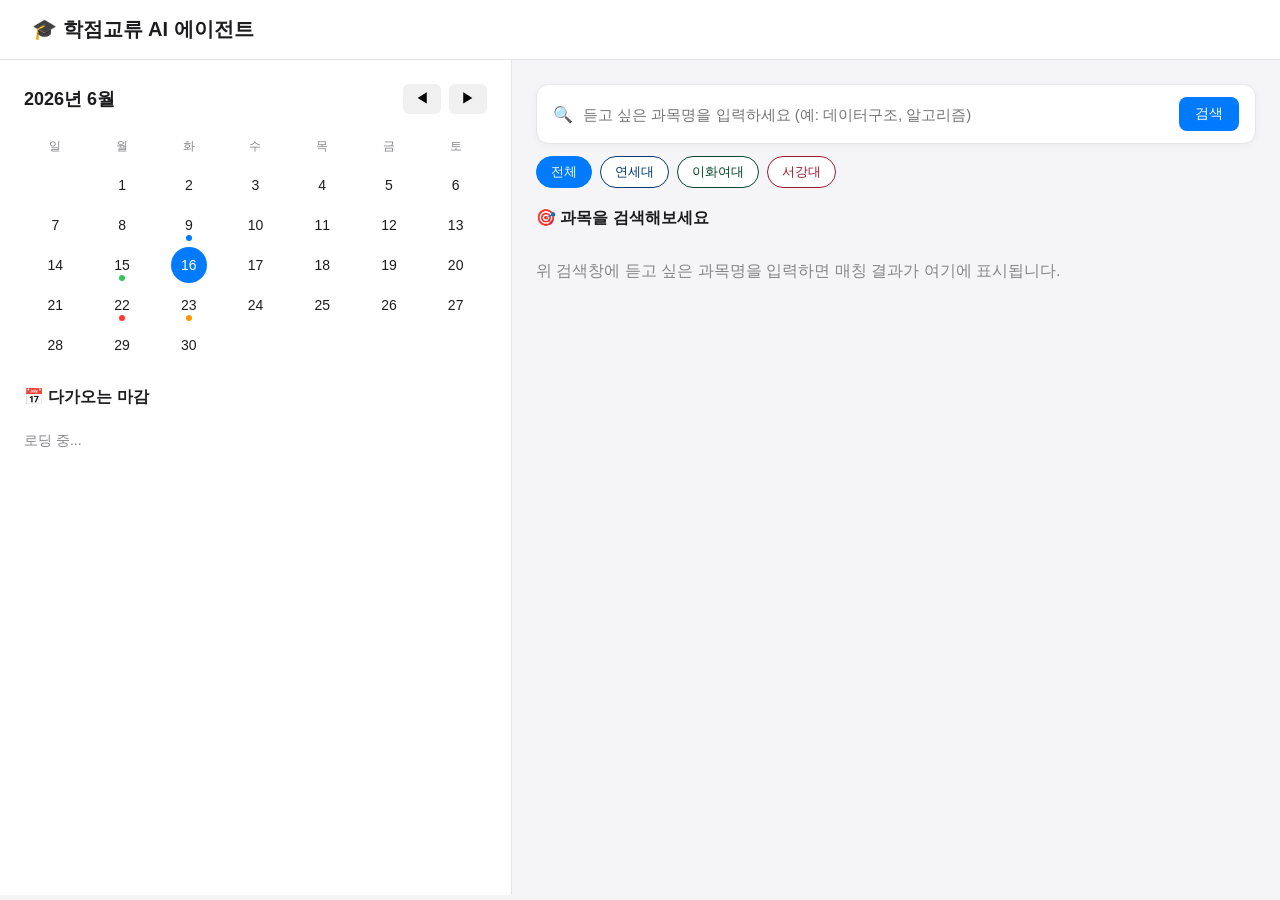
<file: credit-exchange-ui.html>
<!DOCTYPE html>
<html lang="ko">
<head>
  <meta charset="UTF-8">
  <meta name="viewport" content="width=device-width, initial-scale=1.0">
  <title>학점교류 AI 에이전트</title>
  <script src="https://mcp.figma.com/mcp/html-to-design/capture.js" async></script>
  <style>
    * { margin: 0; padding: 0; box-sizing: border-box; }
    body { font-family: -apple-system, BlinkMacSystemFont, 'Segoe UI', sans-serif; background: #f5f5f7; color: #1d1d1f; }
    
    .header {
      display: flex; align-items: center; justify-content: space-between;
      padding: 16px 32px; background: #fff; border-bottom: 1px solid #e5e5e5;
    }
    .header h1 { font-size: 20px; font-weight: 700; }
    .header-right { display: flex; align-items: center; gap: 16px; }
    .bell { position: relative; font-size: 20px; cursor: pointer; }
    .bell-badge { position: absolute; top: -4px; right: -4px; width: 8px; height: 8px; background: #ff3b30; border-radius: 50%; }
    .avatar { width: 32px; height: 32px; border-radius: 50%; background: #007aff; display: flex; align-items: center; justify-content: center; color: #fff; font-size: 14px; font-weight: 600; }

    .main { display: flex; height: calc(100vh - 65px); }

    /* Left Panel - Calendar */
    .left-panel { width: 40%; padding: 24px; background: #fff; border-right: 1px solid #e5e5e5; overflow-y: auto; }
    .calendar-header { display: flex; justify-content: space-between; align-items: center; margin-bottom: 16px; }
    .calendar-header h2 { font-size: 18px; font-weight: 600; }
    .calendar-nav { display: flex; gap: 8px; }
    .calendar-nav button { border: none; background: #f0f0f0; border-radius: 6px; padding: 6px 12px; cursor: pointer; font-size: 14px; }
    
    .calendar-grid { display: grid; grid-template-columns: repeat(7, 1fr); gap: 4px; margin-bottom: 24px; }
    .calendar-grid .day-label { text-align: center; font-size: 12px; color: #86868b; padding: 8px 0; font-weight: 500; }
    .calendar-grid .day { text-align: center; padding: 10px 4px; border-radius: 8px; font-size: 14px; position: relative; cursor: pointer; }
    .calendar-grid .day:hover { background: #f5f5f7; }
    .calendar-grid .day.today { background: #007aff; color: #fff; border-radius: 50%; width: 36px; height: 36px; display: flex; align-items: center; justify-content: center; margin: 0 auto; }
    .calendar-grid .day .dot { width: 6px; height: 6px; border-radius: 50%; position: absolute; bottom: 2px; left: 50%; transform: translateX(-50%); }
    .dot-red { background: #ff3b30; }
    .dot-blue { background: #007aff; }
    .dot-green { background: #34c759; }
    .dot-orange { background: #ff9500; }

    .deadlines h3 { font-size: 16px; font-weight: 600; margin-bottom: 12px; }
    .deadline-item { display: flex; align-items: center; gap: 12px; padding: 12px 16px; background: #f9f9f9; border-radius: 10px; margin-bottom: 8px; }
    .deadline-badge { font-size: 13px; font-weight: 700; color: #ff3b30; min-width: 40px; }
    .deadline-badge.soon { color: #ff9500; }
    .deadline-info { font-size: 14px; }
    .deadline-univ { font-size: 12px; color: #86868b; margin-top: 2px; }

    /* Right Panel */
    .right-panel { width: 60%; display: flex; flex-direction: column; padding: 24px; gap: 20px; overflow-y: auto; }

    .search-section { }
    .search-bar { display: flex; align-items: center; background: #fff; border: 1px solid #e5e5e5; border-radius: 12px; padding: 12px 16px; gap: 10px; box-shadow: 0 2px 8px rgba(0,0,0,0.04); }
    .search-bar input { border: none; outline: none; flex: 1; font-size: 15px; }
    .search-bar button { border: none; background: #007aff; color: #fff; border-radius: 8px; padding: 8px 16px; font-size: 14px; font-weight: 500; cursor: pointer; }
    
    .filter-chips { display: flex; gap: 8px; margin-top: 12px; }
    .chip { padding: 6px 14px; border-radius: 20px; font-size: 13px; font-weight: 500; cursor: pointer; border: 1px solid #e5e5e5; background: #fff; }
    .chip.active { background: #007aff; color: #fff; border-color: #007aff; }
    .chip.yonsei { border-color: #003876; color: #003876; }
    .chip.ewha { border-color: #00462a; color: #00462a; }
    .chip.sogang { border-color: #9e1b32; color: #9e1b32; }

    .results-section { flex: 1; }
    .results-section h3 { font-size: 16px; font-weight: 600; margin-bottom: 12px; }
    
    .course-card { background: #fff; border-radius: 12px; padding: 20px; margin-bottom: 12px; border: 1px solid #e5e5e5; box-shadow: 0 2px 8px rgba(0,0,0,0.04); }
    .card-header { display: flex; justify-content: space-between; align-items: center; margin-bottom: 8px; }
    .card-univ { font-size: 13px; font-weight: 600; color: #86868b; }
    .card-badge { font-size: 12px; background: #e8f5e9; color: #2e7d32; padding: 4px 10px; border-radius: 12px; font-weight: 500; }
    .card-title { font-size: 17px; font-weight: 600; margin-bottom: 6px; }
    .card-desc { font-size: 14px; color: #555; margin-bottom: 12px; line-height: 1.5; }
    .card-meta { display: flex; gap: 16px; font-size: 13px; color: #86868b; }
    .card-docs { margin-top: 10px; padding-top: 10px; border-top: 1px solid #f0f0f0; }
    .card-docs span { font-size: 13px; color: #86868b; }
    .card-docs .doc-list { font-size: 13px; color: #1d1d1f; margin-top: 4px; }
  </style>
</head>
<body>
  <div class="header">
    <h1>🎓 학점교류 AI 에이전트</h1>
    <div class="header-right"></div>
  </div>

  <div class="main">
    <!-- Left Panel: Calendar -->
    <div class="left-panel">
      <div class="calendar-header">
        <h2>2026년 6월</h2>
        <div class="calendar-nav">
          <button>◀</button>
          <button>▶</button>
        </div>
      </div>

      <div class="calendar-grid">
        <div class="day-label">일</div><div class="day-label">월</div><div class="day-label">화</div><div class="day-label">수</div><div class="day-label">목</div><div class="day-label">금</div><div class="day-label">토</div>
        <div class="day"></div><div class="day">1</div><div class="day">2</div><div class="day">3</div><div class="day">4</div><div class="day">5</div><div class="day">6</div>
        <div class="day">7</div><div class="day">8</div><div class="day">9<span class="dot dot-blue"></span></div><div class="day">10</div><div class="day">11</div><div class="day">12</div><div class="day">13</div>
        <div class="day">14</div><div class="day">15<span class="dot dot-green"></span></div><div class="day today">16</div><div class="day">17</div><div class="day">18</div><div class="day">19</div><div class="day">20</div>
        <div class="day">21</div><div class="day">22<span class="dot dot-red"></span></div><div class="day">23<span class="dot dot-orange"></span></div><div class="day">24</div><div class="day">25</div><div class="day">26</div><div class="day">27</div>
        <div class="day">28</div><div class="day">29</div><div class="day">30</div><div class="day"></div><div class="day"></div><div class="day"></div><div class="day"></div>
      </div>

      <div class="deadlines">
        <h3>📅 다가오는 마감</h3>
        <p style="color:#86868b; font-size:14px; padding:12px 0;">로딩 중...</p>
      </div>
    </div>

    <!-- Right Panel: Search + Results -->
    <div class="right-panel">
      <div class="search-section">
        <div class="search-bar">
          <span>🔍</span>
          <input type="text" placeholder="듣고 싶은 과목명을 입력하세요 (예: 데이터구조, 알고리즘)">
          <button>검색</button>
        </div>
        <div class="filter-chips">
          <span class="chip active">전체</span>
          <span class="chip yonsei">연세대</span>
          <span class="chip ewha">이화여대</span>
          <span class="chip sogang">서강대</span>
        </div>
      </div>

      <div class="results-section">
        <h3>🎯 과목을 검색해보세요</h3>
        <p style="color:#86868b; padding:20px 0;">위 검색창에 듣고 싶은 과목명을 입력하면 매칭 결과가 여기에 표시됩니다.</p>
      </div>
    </div>
  </div>
  <script>
    const API_BASE = "http://localhost:8000";

    // DOM 요소 캐싱
    const searchInput = document.querySelector(".search-bar input");
    const searchBtn = document.querySelector(".search-bar button");
    const resultsSection = document.querySelector(".results-section");
    const filterChips = document.querySelectorAll(".chip");

    let currentFilter = "전체";
    let lastResults = [];

    // 대학 ID → 한글 매핑
    const UNIV_MAP = {
      yonsei: "연세대학교",
      sogang: "서강대학교",
      hongik: "홍익대학교",
      sookmyung: "숙명여자대학교",
      ewha: "이화여자대학교",
    };

    // 검색 실행
    async function doSearch(query) {
      if (!query.trim()) return;
      resultsSection.innerHTML = `<h3>🔍 검색 중...</h3>`;

      try {
        const res = await fetch(`${API_BASE}/api/search?q=${encodeURIComponent(query)}`);
        if (!res.ok) throw new Error(`HTTP ${res.status}`);
        const data = await res.json();
        lastResults = data.matches || [];
        renderResults(lastResults, data.apply_info || []);
      } catch (err) {
        resultsSection.innerHTML = `<h3>⚠️ 오류</h3><p>${err.message}</p>`;
      }
    }

    // 결과 렌더링
    function renderResults(matches, applyInfo) {
      // 필터 적용
      let filtered = matches;
      if (currentFilter !== "전체") {
        filtered = matches.filter((m) => {
          const univName = UNIV_MAP[m.course.university_id] || m.course.university_id;
          return univName.includes(currentFilter);
        });
      }

      if (filtered.length === 0) {
        resultsSection.innerHTML = `<h3>🎯 검색 결과</h3><p style="color:#86868b; padding:20px 0;">일치하는 과목이 없습니다.</p>`;
        return;
      }

      // 대학별 서류 정보 맵
      const applyMap = {};
      for (const info of applyInfo) {
        applyMap[info.id] = info;
      }

      let html = `<h3>🎯 검색 결과 (${filtered.length}건)</h3>`;
      for (const m of filtered) {
        const course = m.course;
        const univName = UNIV_MAP[course.university_id] || course.university_id;
        const dept = course.department || "";
        const credits = course.credits ? `📚 ${course.credits}학점` : "";
        const desc = course.description || m.reason || "";
        const info = applyMap[course.university_id];
        const docs = info && info.documents.length > 0
          ? `<div class="card-docs"><span>📋 필요서류:</span><div class="doc-list">${info.documents.join(", ")}</div></div>`
          : "";
        const applyEnd = info && info.apply_end
          ? `<span>📅 마감: ${info.apply_end}</span>`
          : "";

        html += `
          <div class="course-card">
            <div class="card-header">
              <span class="card-univ">${univName}${dept ? " · " + dept : ""}</span>
              <span class="card-badge">✓ 인정가능</span>
            </div>
            <div class="card-title">${escapeHtml(course.title)}</div>
            <div class="card-desc">${escapeHtml(desc)}</div>
            <div class="card-meta">
              ${credits ? `<span>${credits}</span>` : ""}
              ${applyEnd}
              ${course.source_url ? `<a href="${course.source_url}" target="_blank" style="color:#007aff;">상세보기</a>` : ""}
            </div>
            ${docs}
          </div>`;
      }
      resultsSection.innerHTML = html;
    }

    // XSS 방지용 이스케이프
    function escapeHtml(str) {
      if (!str) return "";
      const div = document.createElement("div");
      div.textContent = str;
      return div.innerHTML;
    }

    // 캘린더 일정 로드
    async function loadCalendar() {
      try {
        const res = await fetch(`${API_BASE}/api/calendar`);
        if (!res.ok) return;
        const events = await res.json();
        renderDeadlines(events);
      } catch (err) {
        console.warn("캘린더 로드 실패:", err.message);
      }
    }

    // 마감 일정 렌더링
    function renderDeadlines(events) {
      const deadlinesEl = document.querySelector(".deadlines");
      if (!events.length) return;

      const today = new Date();
      const upcoming = events
        .map((e) => ({ ...e, endDate: new Date(e.end) }))
        .filter((e) => e.endDate >= today)
        .sort((a, b) => a.endDate - b.endDate)
        .slice(0, 5);

      if (!upcoming.length) return;

      let html = `<h3>📅 다가오는 마감</h3>`;
      for (const ev of upcoming) {
        const dDay = Math.ceil((ev.endDate - today) / (1000 * 60 * 60 * 24));
        const badgeClass = dDay <= 7 ? "deadline-badge" : "deadline-badge soon";
        html += `
          <div class="deadline-item">
            <span class="${badgeClass}">D-${dDay}</span>
            <div>
              <div class="deadline-info">${escapeHtml(ev.title)}</div>
              ${ev.url ? `<a href="${ev.url}" target="_blank" style="font-size:12px; color:#007aff;">신청 바로가기</a>` : ""}
            </div>
          </div>`;
      }
      deadlinesEl.innerHTML = html;
    }

    // 이벤트 바인딩
    searchBtn.addEventListener("click", () => doSearch(searchInput.value));
    searchInput.addEventListener("keydown", (e) => {
      if (e.key === "Enter") doSearch(searchInput.value);
    });

    filterChips.forEach((chip) => {
      chip.addEventListener("click", () => {
        filterChips.forEach((c) => c.classList.remove("active"));
        chip.classList.add("active");
        currentFilter = chip.textContent.trim();
        if (lastResults.length) renderResults(lastResults, []);
      });
    });

    // 초기 로드: 캘린더 일정
    loadCalendar();
  </script>
</body>
</html>
</file>
